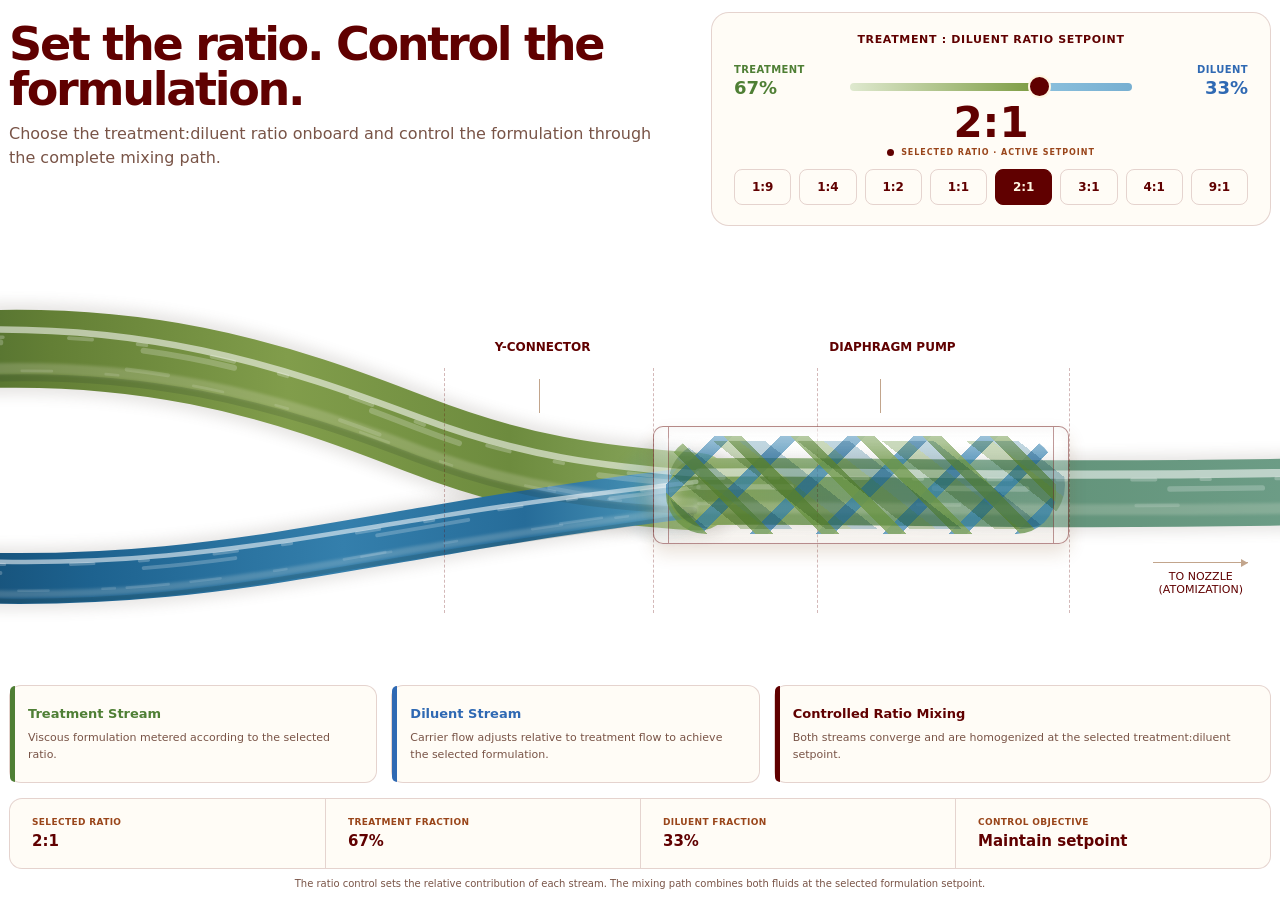
<file: hardware-wiki/embeds/adaptive.html>
<!doctype html>
<html lang="en" data-theme="light">
<head>
<meta charset="utf-8">
<meta name="viewport" content="width=device-width,initial-scale=1">
<title>Adaptive Formulation</title>
<link rel="stylesheet" href="../css/tokens.css">
<link rel="stylesheet" href="embed-base.css">
<link rel="stylesheet" href="adaptive.css">
</head>
<body>
<div class="page">
  <div class="top">
    <div>
      <h1>Set the ratio. Control the formulation.</h1>
      <p class="subtitle">Choose the treatment:diluent ratio onboard and control the formulation through the complete mixing path.</p>
    </div>

    <div class="control">
      <div class="control-title">Treatment : Diluent Ratio Setpoint</div>
      <div class="ratio-row">
        <div class="side g">Treatment<strong id="treatmentPct">67%</strong></div>
        <div class="range">
          <div class="track"></div>
          <input id="slider" type="range" min="5" max="95" step="1" value="67">
        </div>
        <div class="side b">Diluent<strong id="diluentPct">33%</strong></div>
      </div>
      <div class="ratio-main" id="ratioMain">2:1</div>
      <div class="lock-state"><span></span> SELECTED RATIO · ACTIVE SETPOINT</div>
      <div class="presets">
        <button data-v="10">1:9</button>
        <button data-v="20">1:4</button>
        <button data-v="33">1:2</button>
        <button data-v="50">1:1</button>
        <button class="active" data-v="67">2:1</button>
        <button data-v="75">3:1</button>
        <button data-v="80">4:1</button>
        <button data-v="90">9:1</button>
      </div>
    </div>
  </div>

  <div class="visual">
    <svg viewBox="0 0 1500 500" preserveAspectRatio="none">
      <defs>
        <linearGradient id="gelGrad" x1="0" x2="1">
          <stop offset="0" stop-color="#49682c"/>
          <stop offset=".18" stop-color="#637f35"/>
          <stop offset=".48" stop-color="#819d4b"/>
          <stop offset=".76" stop-color="#6d8b3e"/>
          <stop offset="1" stop-color="#8caa60"/>
        </linearGradient>
        <linearGradient id="waterGrad" x1="0" x2="1">
          <stop offset="0" stop-color="#13486d"/>
          <stop offset=".23" stop-color="#1d628f"/>
          <stop offset=".55" stop-color="#347fac"/>
          <stop offset=".78" stop-color="#266c99"/>
          <stop offset="1" stop-color="#54a0c0"/>
        </linearGradient>
        <linearGradient id="mixedGrad" x1="0" x2="1">
          <stop id="mixA" offset="0" stop-color="#789647"/>
          <stop id="mixB" offset=".5" stop-color="#55947d"/>
          <stop id="mixC" offset="1" stop-color="#64a2a6"/>
        </linearGradient>
      </defs>

      <!-- subtle shadows -->
      <path id="gShadow" class="body-shadow" d="M-120 130 C150 105 325 160 485 218 C605 261 700 274 820 281" stroke-width="100"/>
      <path id="bShadow" class="body-shadow" d="M-120 372 C150 390 335 350 520 322 C650 301 735 291 820 281" stroke-width="74"/>
      <path class="body-shadow" d="M815 281 C1020 279 1200 287 1540 281" stroke-width="86"/>

      <!-- solid glossy underlay streams -->
      <path id="gelBody" class="gel-body" d="M-120 130 C150 105 325 160 485 218 C605 261 700 274 820 281" stroke-width="84"/>
      <path id="waterBody" class="water-body" d="M-120 372 C150 390 335 350 520 322 C650 301 735 291 820 281" stroke-width="58"/>
      <path id="mixedBodyPath" class="mixed-body" d="M820 281 C1020 279 1200 287 1540 281" stroke-width="70"/>

      <!-- realistic specular highlight ridges -->
      <path id="gelEdge1" class="edge-light" d="M-110 106 C155 88 330 145 492 201 C610 242 705 253 817 261" stroke-width="7"/>
      <path id="gelEdge2" class="soft-light" d="M-100 150 C155 130 330 180 488 236 C610 278 700 288 814 294" stroke-width="14"/>
      <path id="gelRidge" class="dark-ridge" d="M-110 162 C150 137 330 190 485 245 C605 286 700 298 814 302" stroke-width="9"/>

      <path id="waterEdge1" class="edge-light" d="M-110 354 C155 371 335 333 525 306 C652 287 737 279 817 270" stroke-width="6"/>
      <path id="waterEdge2" class="soft-light" d="M-100 390 C155 406 335 366 520 339 C650 320 735 309 814 300" stroke-width="11"/>
      <path id="waterRidge" class="dark-ridge" d="M-105 397 C155 414 335 373 520 347 C648 329 735 317 812 307" stroke-width="7"/>

      <path class="edge-light" d="M820 260 C1020 258 1200 266 1535 260" stroke-width="9"/>
      <path class="soft-light" d="M820 299 C1020 297 1200 304 1535 299" stroke-width="12"/>

      <!-- transparent animated reflection ribbons -->
      <path id="gelMotion1" class="liquid-motion" d="M-120 123 C150 98 325 153 485 211 C605 254 700 266 820 273" stroke-width="8"/>
      <path id="gelMotion2" class="liquid-motion secondary" d="M-120 146 C150 121 325 176 485 234 C605 277 700 289 820 296" stroke-width="5"/>

      <path id="waterMotion1" class="liquid-motion" d="M-120 366 C150 384 335 344 520 316 C650 295 735 286 820 276" stroke-width="6"/>
      <path id="waterMotion2" class="liquid-motion secondary" d="M-120 386 C150 404 335 364 520 336 C650 315 735 306 820 296" stroke-width="4"/>

      <path class="liquid-motion" d="M820 276 C1020 274 1200 282 1540 276" stroke-width="6"/>
      <path class="liquid-motion secondary" d="M820 294 C1020 292 1200 300 1540 294" stroke-width="4"/>

      <!-- additional fine gloss to make the liquid feel wetter -->
      <path class="micro-gloss" d="M-100 116 C165 94 330 149 486 205 C610 248 705 259 816 268" stroke-width="4"/>
      <path class="micro-gloss alt" d="M-90 153 C160 132 327 183 486 239 C607 281 700 291 814 297" stroke-width="3"/>
      <path class="micro-gloss" d="M-98 357 C155 374 336 337 520 310 C650 290 734 282 816 273" stroke-width="3.5"/>
      <path class="micro-gloss alt" d="M-94 386 C155 402 336 364 520 337 C650 317 734 308 814 299" stroke-width="2.8"/>
      <path class="micro-gloss" d="M822 266 C1010 264 1200 271 1535 266" stroke-width="4"/>
    </svg>

    <div class="guide g1"></div>
    <div class="guide g2"></div>
    <div class="guide g3"></div>
    <div class="guide g4"></div>

    <div class="y-label">Y-CONNECTOR</div>
    <div class="m-label">DIAPHRAGM PUMP</div>
    <div class="tick y"></div>
    <div class="tick m"></div>

    <div class="merge-glow"></div>

    <div class="mixer">
      <div class="helix" id="helix"></div>
      <div class="glass-glare"></div>
    </div>
    <div class="mixing-ribbon"></div>

    <div class="outlet">TO NOZZLE<br>(ATOMIZATION)</div>
  </div>

  <div class="info">
    <div class="info-card" style="--accent:var(--green)">
      <strong>Treatment Stream</strong>
      <p>Viscous formulation metered according to the selected ratio.</p>
    </div>
    <div class="info-card" style="--accent:var(--blue)">
      <strong>Diluent Stream</strong>
      <p>Carrier flow adjusts relative to treatment flow to achieve the selected formulation.</p>
    </div>
    <div class="info-card" style="--accent:var(--burg)">
      <strong>Controlled Ratio Mixing</strong>
      <p>Both streams converge and are homogenized at the selected treatment:diluent setpoint.</p>
    </div>
  </div>

  <div class="metrics">
    <div class="metric"><small>Selected Ratio</small><strong id="metricRatio">2:1</strong></div>
    <div class="metric"><small>Treatment Fraction</small><strong id="metricTreatment">67%</strong></div>
    <div class="metric"><small>Diluent Fraction</small><strong id="metricDiluent">33%</strong></div>
    <div class="metric"><small>Control Objective</small><strong>Maintain setpoint</strong></div>
  </div>

  <div class="note">The ratio control sets the relative contribution of each stream. The mixing path combines both fluids at the selected formulation setpoint.</div>
</div>

<script src="embed-bridge.js"></script>
<script src="adaptive.js"></script>
</body>
</html>
</file>
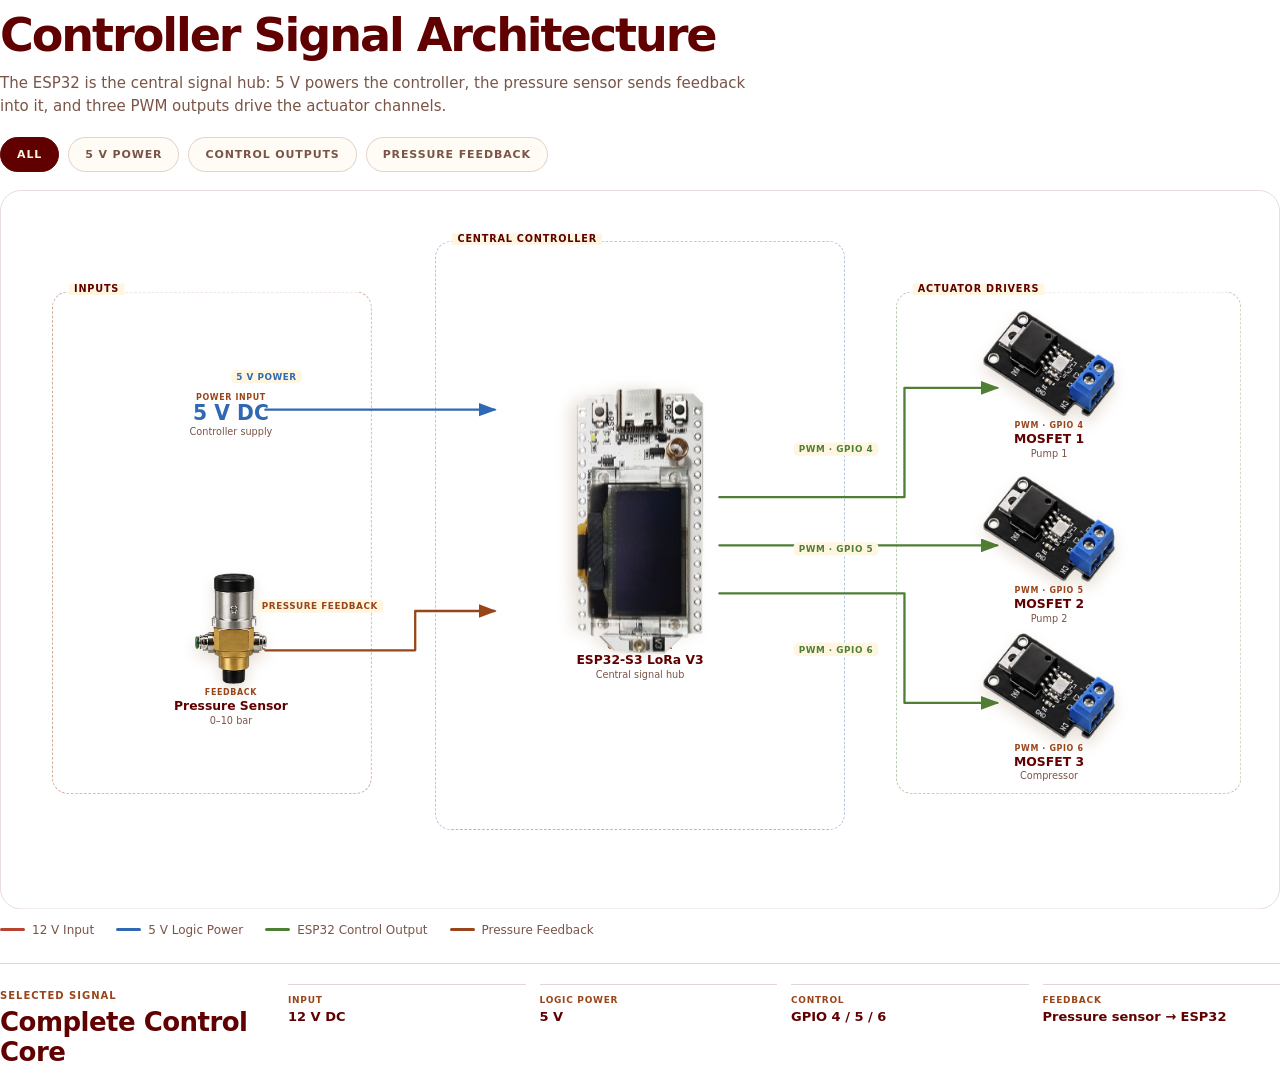
<file: hardware-wiki/embeds/control.html>
<!doctype html>
<html lang="en" data-theme="light">
<head>
<meta charset="utf-8">
<meta name="viewport" content="width=device-width,initial-scale=1">
<title>Controller Signal Architecture</title>
<link rel="stylesheet" href="../css/tokens.css">
<link rel="stylesheet" href="embed-base.css">
<link rel="stylesheet" href="control.css">
</head>
<body>
<div class="page">
  <h1>Controller Signal Architecture</h1>
  <p class="intro" id="intro"></p>
  <div class="filters">
    <button class="filter active" data-f="all">All</button>
    <button class="filter" data-f="power">5 V Power</button>
    <button class="filter" data-f="control">Control Outputs</button>
    <button class="filter" data-f="feedback">Pressure Feedback</button>
  </div>

  <div class="scale-wrap" id="scaleWrap">
    <div class="board" id="board">
      <div class="zone powerz"><span>Inputs</span></div>
      <div class="zone controlz"><span>Central Controller</span></div>
      <div class="zone outputz"><span>Actuator Drivers</span></div>

      <svg viewBox="0 0 1450 820" preserveAspectRatio="none">
        <defs>
          <marker id="arrowBlue" markerWidth="8" markerHeight="8" refX="7" refY="3" orient="auto"><path d="M0,0 L0,6 L8,3 z" class="fill-power"/></marker>
          <marker id="arrowOrange" markerWidth="8" markerHeight="8" refX="7" refY="3" orient="auto"><path d="M0,0 L0,6 L8,3 z" class="fill-feedback"/></marker>
          <marker id="arrowGreen" markerWidth="8" markerHeight="8" refX="7" refY="3" orient="auto"><path d="M0,0 L0,6 L8,3 z" class="fill-control"/></marker>
        </defs>
        <path class="base power"    d="M 300 250 H 560"                marker-end="url(#arrowBlue)"/>
        <path class="base feedback" d="M 300 525 H 470 V 480 H 560"    marker-end="url(#arrowOrange)"/>
        <path class="base control"  d="M 815 350 H 1025 V 225 H 1130"  marker-end="url(#arrowGreen)"/>
        <path class="base control"  d="M 815 405 H 1130"               marker-end="url(#arrowGreen)"/>
        <path class="base control"  d="M 815 460 H 1025 V 585 H 1130"  marker-end="url(#arrowGreen)"/>
        <!-- wide invisible hit areas so each signal line can be clicked -->
        <path class="signal-hit" data-info="signal-5v"       d="M 300 250 H 560"/>
        <path class="signal-hit" data-info="signal-pressure" d="M 300 525 H 470 V 480 H 560"/>
        <path class="signal-hit" data-info="signal-pwm-1"    d="M 815 350 H 1025 V 225 H 1130"/>
        <path class="signal-hit" data-info="signal-pwm-2"    d="M 815 405 H 1130"/>
        <path class="signal-hit" data-info="signal-pwm-3"    d="M 815 460 H 1025 V 585 H 1130"/>
      </svg>

      <div class="simple-input power"><div class="tag">Power Input</div><div class="voltage">5 V DC</div><div class="desc">Controller supply</div></div>

      <div class="signal-label power"    style="left:18%;top:25%">5 V POWER</div>
      <div class="signal-label control"  style="left:62%;top:35%">PWM · GPIO 4</div>
      <div class="signal-label control"  style="left:62%;top:49%">PWM · GPIO 5</div>
      <div class="signal-label control"  style="left:62%;top:63%">PWM · GPIO 6</div>
      <div class="signal-label feedback" style="left:20%;top:57%">PRESSURE FEEDBACK</div>

      <div class="node power control feedback" style="left:50%;top:49%;width:320px">
        <img src="../assets/img/esp32.png" alt="" style="width:300px;height:265px;transform:rotate(90deg)">
        <div class="tag">Controller</div><div class="name">ESP32-S3 LoRa V3</div><div class="desc">Central signal hub</div>
      </div>
      <div class="node feedback" style="left:18%;top:64%;width:160px">
        <img src="../assets/img/pressure-sensor.png" alt="" style="width:105px;height:125px">
        <div class="tag">Feedback</div><div class="name">Pressure Sensor</div><div class="desc">0–10 bar</div>
      </div>
      <div class="node control" style="left:82%;top:27%;width:190px">
        <img src="../assets/img/mosfet.png" alt="" style="width:150px;height:120px">
        <div class="tag">PWM · GPIO 4</div><div class="name">MOSFET 1</div><div class="desc">Pump 1</div>
      </div>
      <div class="node control" style="left:82%;top:50%;width:190px">
        <img src="../assets/img/mosfet.png" alt="" style="width:150px;height:120px">
        <div class="tag">PWM · GPIO 5</div><div class="name">MOSFET 2</div><div class="desc">Pump 2</div>
      </div>
      <div class="node control" style="left:82%;top:72%;width:190px">
        <img src="../assets/img/mosfet.png" alt="" style="width:150px;height:120px">
        <div class="tag">PWM · GPIO 6</div><div class="name">MOSFET 3</div><div class="desc">Compressor</div>
      </div>
    </div>
  </div>

  <div class="legend">
    <span><i style="background:var(--red)"></i>12 V Input</span>
    <span><i style="background:var(--blue)"></i>5 V Logic Power</span>
    <span><i style="background:var(--green)"></i>ESP32 Control Output</span>
    <span><i style="background:var(--orange)"></i>Pressure Feedback</span>
  </div>

  <div class="detail">
    <div><small>Selected Signal</small><h2 id="dt"></h2></div>
    <div class="specs" id="ds"></div>
  </div>
</div>

<script src="../content/how-it-works-content.js"></script>
<script src="embed-bridge.js"></script>
<script src="control.js"></script>
</body>
</html>
</file>
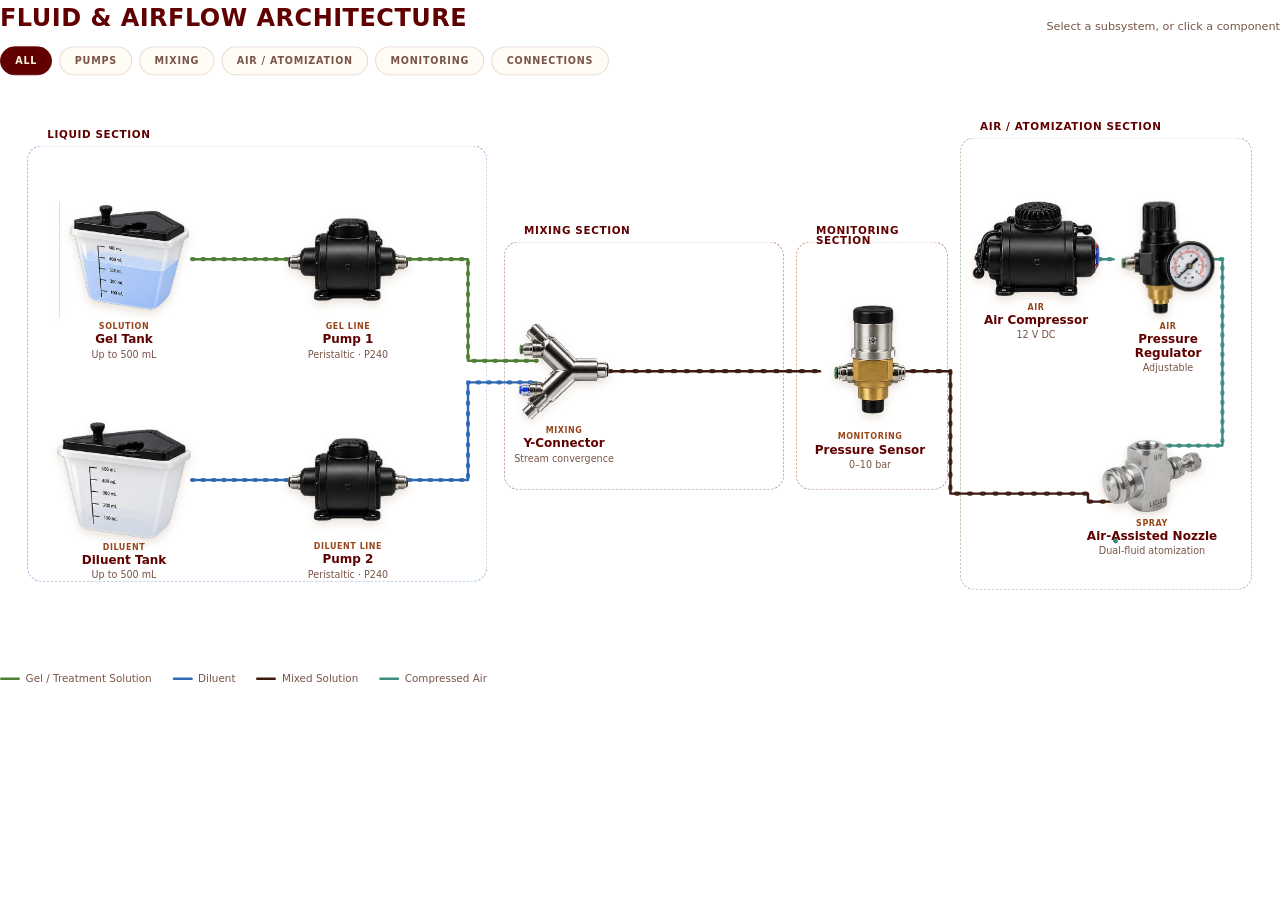
<file: hardware-wiki/embeds/fluid.html>
<!doctype html>
<html lang="en" data-theme="light">
<head>
<meta charset="utf-8">
<meta name="viewport" content="width=device-width,initial-scale=1">
<title>Fluid and Airflow Architecture</title>
<link rel="stylesheet" href="../css/tokens.css">
<link rel="stylesheet" href="embed-base.css">
<link rel="stylesheet" href="fluid.css">
</head>
<body>
<div class="wrap">
  <div class="arch-scale-wrap" id="archWrap">
    <div class="arch-scale-inner" id="archInner">
      <div class="top">
        <h1>FLUID &amp; AIRFLOW ARCHITECTURE</h1>
        <div class="hint">Select a subsystem, or click a component</div>
      </div>
      <div class="filters">
        <button class="filter active" data-f="all">All</button>
        <button class="filter" data-f="pumps">Pumps</button>
        <button class="filter" data-f="mixing">Mixing</button>
        <button class="filter" data-f="air">Air / Atomization</button>
        <button class="filter" data-f="monitoring">Monitoring</button>
        <button class="filter" data-f="connections">Connections</button>
      </div>

      <div class="board">
        <div class="zone liquid"><span>Liquid Section</span></div>
        <div class="zone mixing"><span>Mixing Section</span></div>
        <div class="zone monitor"><span>Monitoring Section</span></div>
        <div class="zone airzone"><span>Air / Atomization Section</span></div>

        <svg viewBox="0 0 1600 715" width="1600" height="715" id="flowSvg">
          <!-- treatment: tank -> pump 1 -> Y upper inlet -->
          <path class="wire pumps connections" data-flow="gel" d="M 240 212 H 375"/>
          <path class="wire pumps mixing connections" data-flow="gel" d="M 485 212 H 585 V 339 H 671"/>
          <!-- diluent: tank -> pump 2 -> Y lower inlet -->
          <path class="wire pumps connections" data-flow="diluent" d="M 240 488 H 375"/>
          <path class="wire pumps mixing connections" data-flow="diluent" d="M 485 488 H 585 V 366 H 671"/>
          <!-- mixed: Y -> sensor -> nozzle -->
          <path class="wire mixing monitoring connections" data-flow="mixed" d="M 713 352 H 1025"/>
          <path class="wire monitoring connections" data-flow="mixed" d="M 1108 352 H 1188 V 505 H 1360 V 515 H 1390"/>
          <!-- air: compressor -> regulator -> nozzle -->
          <path class="wire air connections" data-flow="air" d="M 1350 212 H 1392"/>
          <path class="wire air connections" data-flow="air" d="M 1490 212 H 1528 V 445 H 1450 V 470"/>
        </svg>

        <div class="component pumps" style="left:65px;top:140px;width:180px;height:210px">
          <div class="photo" style="top:0;height:145px"><img src="../assets/img/gel-tank.png" alt=""></div>
          <div class="labels" style="top:150px"><div class="tag">Solution</div><div class="name">Gel Tank</div><div class="desc">Up to 500 mL</div></div>
        </div>
        <div class="component pumps" style="left:360px;top:145px;width:150px;height:200px">
          <div class="photo" style="top:0;height:135px"><img src="../assets/img/peristaltic-pump.png" alt=""></div>
          <div class="labels" style="top:145px"><div class="tag">Gel Line</div><div class="name">Pump 1</div><div class="desc">Peristaltic · P240</div></div>
        </div>
        <div class="component pumps" style="left:65px;top:416px;width:180px;height:210px">
          <div class="photo" style="top:0;height:145px"><img src="../assets/img/diluent-tank.png" alt=""></div>
          <div class="labels" style="top:150px"><div class="tag">Diluent</div><div class="name">Diluent Tank</div><div class="desc">Up to 500 mL</div></div>
        </div>
        <div class="component pumps" style="left:360px;top:420px;width:150px;height:200px">
          <div class="photo" style="top:0;height:135px"><img src="../assets/img/peristaltic-pump.png" alt=""></div>
          <div class="labels" style="top:145px"><div class="tag">Diluent Line</div><div class="name">Pump 2</div><div class="desc">Peristaltic · P240</div></div>
        </div>
        <div class="component mixing" style="left:635px;top:292px;width:140px;height:180px">
          <div class="photo" style="top:0;height:120px"><img src="../assets/img/y-connector.png" alt=""></div>
          <div class="labels" style="top:128px"><div class="tag">Mixing</div><div class="name">Y-Connector</div><div class="desc">Stream convergence</div></div>
        </div>
        <div class="component monitoring" style="left:1010px;top:270px;width:155px;height:225px">
          <div class="photo" style="top:0;height:135px"><img src="../assets/img/pressure-sensor.png" alt=""></div>
          <div class="labels" style="top:158px"><div class="tag">Monitoring</div><div class="name">Pressure Sensor</div><div class="desc">0–10 bar</div></div>
        </div>
        <div class="component air" style="left:1210px;top:140px;width:170px;height:205px">
          <div class="photo" style="top:0;height:118px"><img src="../assets/img/air-compressor.png" alt=""></div>
          <div class="labels" style="top:126px"><div class="tag">Air</div><div class="name">Air Compressor</div><div class="desc">12 V DC</div></div>
        </div>
        <div class="component air" style="left:1385px;top:140px;width:150px;height:205px">
          <div class="photo" style="top:0;height:140px"><img src="../assets/img/pressure-regulator.png" alt=""></div>
          <div class="labels" style="top:150px"><div class="tag">Air</div><div class="name">Pressure Regulator</div><div class="desc">Adjustable</div></div>
        </div>
        <div class="component air" style="left:1325px;top:438px;width:230px;height:190px">
          <div class="photo" style="top:0;height:90px"><img src="../assets/img/nozzle.png" alt=""></div>
          <div class="labels" style="top:98px"><div class="tag">Spray</div><div class="name">Air-Assisted Nozzle</div><div class="desc">Dual-fluid atomization</div></div>
        </div>

        <div class="spray" id="spray" aria-hidden="true">
          <i style="--x:0px;--y:0px;--s:5px;--d:0s"></i>
          <i style="--x:18px;--y:-7px;--s:4px;--d:.18s"></i>
          <i style="--x:22px;--y:8px;--s:5px;--d:.35s"></i>
          <i style="--x:40px;--y:-14px;--s:3px;--d:.5s"></i>
          <i style="--x:42px;--y:2px;--s:5px;--d:.72s"></i>
          <i style="--x:48px;--y:18px;--s:4px;--d:.9s"></i>
          <i style="--x:62px;--y:-22px;--s:3px;--d:1.05s"></i>
          <i style="--x:68px;--y:-5px;--s:5px;--d:1.2s"></i>
          <i style="--x:70px;--y:15px;--s:4px;--d:1.35s"></i>
          <i style="--x:86px;--y:-28px;--s:3px;--d:1.5s"></i>
          <i style="--x:90px;--y:0px;--s:5px;--d:1.65s"></i>
          <i style="--x:92px;--y:26px;--s:4px;--d:1.8s"></i>
        </div>
      </div>

      <div class="legend">
        <span><i style="background:var(--green)"></i>Gel / Treatment Solution</span>
        <span><i style="background:var(--blue)"></i>Diluent</span>
        <span><i style="background:var(--mixed)"></i>Mixed Solution</span>
        <span><i style="background:var(--teal)"></i>Compressed Air</span>
      </div>
    </div>
  </div>

</div>

<script src="../content/how-it-works-content.js"></script>
<script src="embed-bridge.js"></script>
<script src="fluid.js"></script>
</body>
</html>
</file>
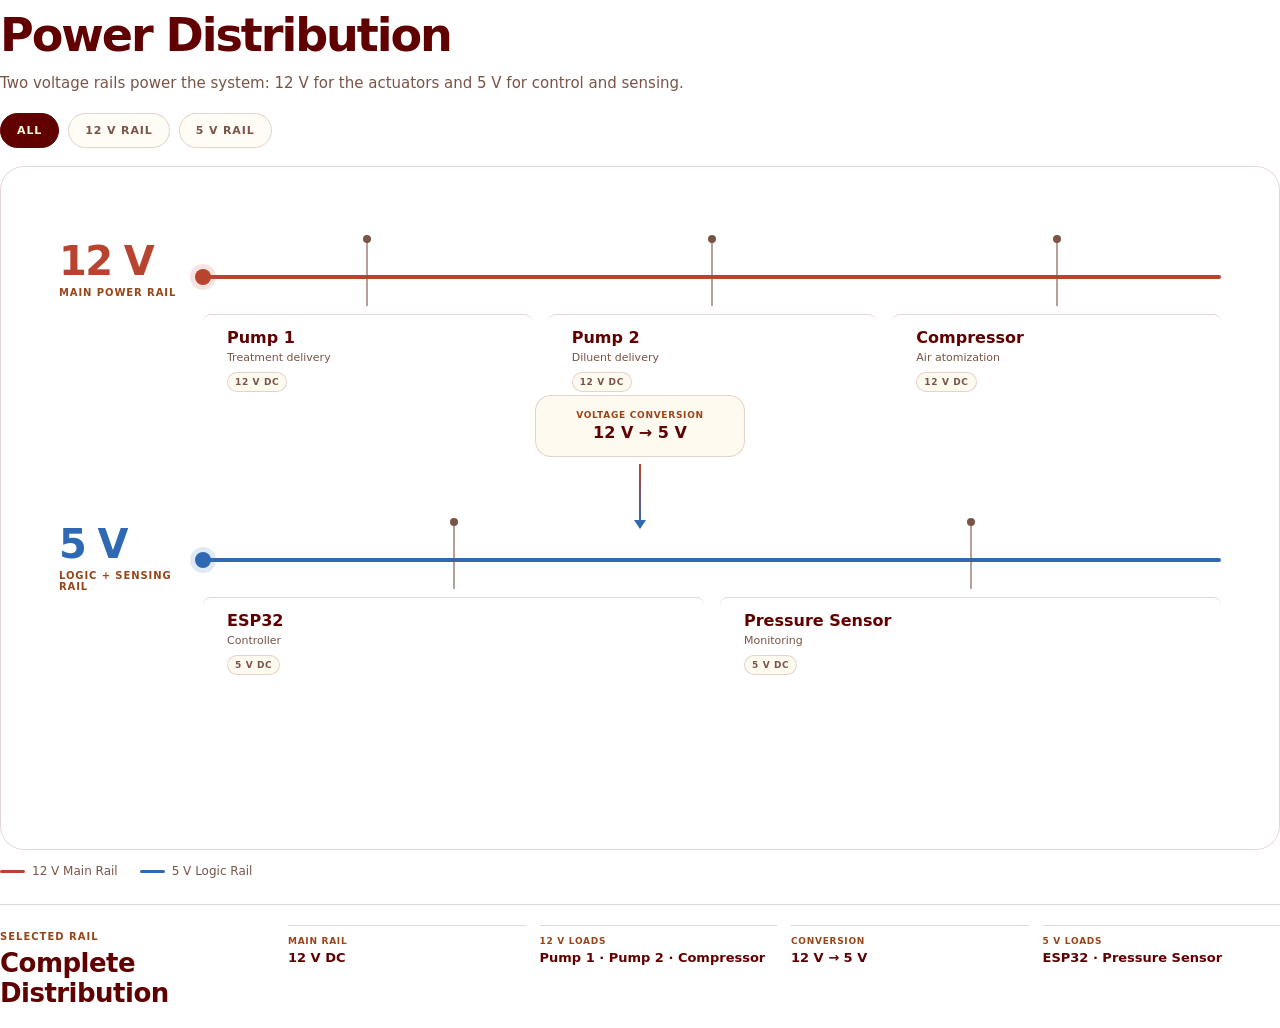
<file: hardware-wiki/embeds/power.html>
<!doctype html>
<html lang="en" data-theme="light">
<head>
<meta charset="utf-8">
<meta name="viewport" content="width=device-width,initial-scale=1">
<title>Power Distribution</title>
<link rel="stylesheet" href="../css/tokens.css">
<link rel="stylesheet" href="embed-base.css">
<link rel="stylesheet" href="power.css">
</head>
<body>
<div class="page">
  <h1>Power Distribution</h1>
  <p class="intro" id="intro"></p>

  <div class="filters">
    <button class="filter active" data-f="all">All</button>
    <button class="filter" data-f="v12">12 V Rail</button>
    <button class="filter" data-f="v5">5 V Rail</button>
  </div>

  <div class="board">
    <div class="rail-row row12">
      <div class="rail-label">
        <div class="voltage" style="color:var(--red)">12 V</div>
        <div class="caption">Main Power Rail</div>
      </div>
      <div class="rail-wrap">
        <div class="rail v12"></div>
        <div class="pulse v12pulse"></div>

        <div class="loads three">
          <div class="load v12load" data-info="pump1">
            <div class="name">Pump 1</div>
            <div class="sub">Treatment delivery</div>
            <div class="badge">12 V DC</div>
          </div>
          <div class="load v12load" data-info="pump2">
            <div class="name">Pump 2</div>
            <div class="sub">Diluent delivery</div>
            <div class="badge">12 V DC</div>
          </div>
          <div class="load v12load" data-info="compressor">
            <div class="name">Compressor</div>
            <div class="sub">Air atomization</div>
            <div class="badge">12 V DC</div>
          </div>
        </div>
      </div>
    </div>

    <div class="converter" data-info="buck">
      <div class="converter-box">
        <div class="small">Voltage Conversion</div>
        <div class="main">12 V → 5 V</div>
      </div>
      <div class="converter-arrow"></div>
    </div>

    <div class="rail-row row5">
      <div class="rail-label">
        <div class="voltage" style="color:var(--blue)">5 V</div>
        <div class="caption">Logic + Sensing Rail</div>
      </div>
      <div class="rail-wrap">
        <div class="rail v5"></div>
        <div class="pulse v5pulse"></div>

        <div class="loads two">
          <div class="load v5load" data-info="esp32">
            <div class="name">ESP32</div>
            <div class="sub">Controller</div>
            <div class="badge">5 V DC</div>
          </div>
          <div class="load v5load" data-info="sensor">
            <div class="name">Pressure Sensor</div>
            <div class="sub">Monitoring</div>
            <div class="badge">5 V DC</div>
          </div>
        </div>
      </div>
    </div>
  </div>

  <div class="legend">
    <span><i style="background:var(--red)"></i>12 V Main Rail</span>
    <span><i style="background:var(--blue)"></i>5 V Logic Rail</span>
  </div>

  <div class="detail">
    <div>
      <small>Selected Rail</small>
      <h2 id="detailTitle"></h2>
    </div>
    <div class="specs" id="detailSpecs"></div>
  </div>
</div>

<script src="../content/how-it-works-content.js"></script>
<script src="embed-bridge.js"></script>
<script src="power.js"></script>
</body>
</html>
</file>
<file: hardware-wiki/css/tokens.css>
/* ============================================================
   DESIGN TOKENS — shared by the page and every embed.
   Matches the Dunelock wiki (2026.igem.wiki/nyu-abu-dhabi):
   Day   = cream + deep red,  Night = navy + teal / gold
   Fonts = Super Dream (display) + Lexend (text)
   ============================================================ */
@font-face{font-family:"Super Dream";src:url("https://static.igem.wiki/teams/6086/wiki/fonts/superdream-ax3ve.ttf") format("truetype");font-weight:400;font-style:normal;font-display:swap}
@font-face{font-family:"Lexend";src:url("https://static.igem.wiki/teams/6086/wiki/fonts/lexend-light-cljlvlwl.ttf") format("truetype");font-weight:300;font-style:normal;font-display:swap}
@font-face{font-family:"Lexend";src:url("https://static.igem.wiki/teams/6086/wiki/fonts/lexend-semibold-b1fi2xqt.ttf") format("truetype");font-weight:600 900;font-style:normal;font-display:swap}

:root,
html[data-theme="light"]{
  color-scheme:light;
  /* Dunelock palette (day) */
  --dl-yellow:#ffc235;
  --dl-rose:#ae7b81;
  --dl-teal:#94c2bb;
  --dl-orange:#99451a;
  --dl-red:#600000;
  --dl-cream:#fff6e2;

  --bg:#fff6e2;
  --bg2:#fbe7bd;
  --paper:#fffaf0;
  --card:rgba(255,250,240,.62);
  --card-solid:#fffaf0;
  --heading:#3c1b10;       /* big statement headings */
  --ink:#600000;           /* body text */
  --muted:#795447;
  --soft:#99451a;          /* small uppercase labels */
  --faint:#c2a58c;         /* placeholder numbers */
  --ghost:#f0dcc0;         /* big decorative numerals */
  --burg:#600000;          /* primary accent */
  --on-burg:#fff6e2;       /* text on accent */
  --accent2:#ffc235;       /* gold highlight */
  --line:rgb(96 0 0 / .16);
  --line-2:rgb(96 0 0 / .09);
  --dash:rgb(96 0 0 / .28);
  --green:#4f7f35;
  --blue:#2f69b3;
  --teal:#3e8c82;
  --orange:#99451a;
  --red:#b8432f;
  --gel:#7a9a3f;
  --mixed:#3c1b10;
  --shadow:rgba(120,70,20,.16);
  --backdrop:rgba(60,27,16,.34);
  --sand:#99451a;
  --sand2:#ae7b81;
  --cursor:#600000;
  --hero-glow:linear-gradient(180deg,#fff6e2 0%,#fcebc2 55%,#f8d98b 100%);
  --font:"Lexend",system-ui,-apple-system,"Segoe UI",sans-serif;
  --font-display:"Super Dream","Cooper Black","Arial Black",sans-serif;
}
html[data-theme="dark"]{
  color-scheme:dark;
  /* Dunelock palette (night) */
  --dl-yellow:#f3bd68;
  --dl-rose:#cf9aad;
  --dl-teal:#78cec1;
  --dl-orange:#df9361;
  --dl-red:#f7edd8;
  --dl-cream:#0b1725;

  --bg:#0b1725;
  --bg2:#07111d;
  --paper:#122536;
  --card:rgba(18,37,54,.62);
  --card-solid:#122536;
  --heading:#f7edd8;
  --ink:#f7edd8;
  --muted:#a9c3c0;
  --soft:#78cec1;
  --faint:#4f6b73;
  --ghost:#1a3144;
  --burg:#78cec1;          /* teal accent at night */
  --on-burg:#07111d;
  --accent2:#f3bd68;
  --line:#9bd3ca30;
  --line-2:#9bd3ca1c;
  --dash:#9bd3ca52;
  --green:#8fc478;
  --blue:#7fb0ee;
  --teal:#78cec1;
  --orange:#df9361;
  --red:#e98a7a;
  --gel:#9cc36a;
  --mixed:#e2f0ec;
  --shadow:rgba(0,0,0,.5);
  --backdrop:rgba(3,8,14,.6);
  --sand:#d5a056;
  --sand2:#cf9aad;
  --cursor:#78cec1;
  --hero-glow:radial-gradient(120% 90% at 70% 10%,#1d3b4a 0%,#0b1725 55%,#07111d 100%);
}
</file>
<file: hardware-wiki/embeds/embed-base.css>
/* Shared base for every embedded diagram (loaded after ../css/tokens.css). */
*{box-sizing:border-box}
html,body{
  margin:0;
  background:transparent;          /* lets the parent's sand + background show through */
  color:var(--ink);
  font-family:var(--font);
  font-weight:300;
  overflow:hidden;
  scrollbar-width:none;
  transition:color .4s ease;
}
body::-webkit-scrollbar,*::-webkit-scrollbar{display:none}
html.has-cursor,html.has-cursor *{cursor:none!important}

strong,b,h1,h2,h3{font-weight:600}

/* shared filter pills */
.filters{display:flex;gap:9px;flex-wrap:wrap;margin:18px 0}
.filter{
  border:1px solid var(--line);background:var(--card);color:var(--muted);
  border-radius:999px;padding:10px 16px;font:inherit;font-size:11px;font-weight:900;
  letter-spacing:.08em;text-transform:uppercase;cursor:pointer;transition:.18s;
}
.filter:hover{border-color:var(--burg);color:var(--burg)}
.filter.active{background:var(--burg);color:var(--on-burg);border-color:var(--burg)}

/* shared detail strip */
.detail{margin-top:26px;border-top:1px solid var(--line);padding-top:20px;display:grid;grid-template-columns:260px 1fr;gap:28px}
.detail small{color:var(--soft);font-size:10px;font-weight:900;letter-spacing:.1em;text-transform:uppercase}
.detail h2{margin:4px 0 0;color:var(--burg);font-size:26px;letter-spacing:-.02em}
.specs{display:grid;grid-template-columns:repeat(4,1fr);gap:14px}
.spec{border-top:1px solid var(--line);padding-top:10px}
.spec span{display:block;color:var(--soft);font-size:9px;font-weight:900;letter-spacing:.08em;text-transform:uppercase}
.spec strong{display:block;margin-top:4px;font-size:13px}

.legend{display:flex;gap:22px;flex-wrap:wrap;margin-top:14px;font-size:12px;color:var(--muted)}
.legend span{display:flex;align-items:center;gap:7px}
.legend i{display:block;width:25px;height:3px;border-radius:2px}

/* shared information modal */
.info-backdrop{
  position:fixed;inset:0;z-index:9999;display:none;align-items:flex-start;justify-content:center;
  padding:24px;background:var(--backdrop);
}
.info-backdrop.open{display:flex}
.info-modal{
  width:min(580px,100%);background:var(--card-solid);border:1px solid var(--line);
  border-radius:22px;padding:22px;position:relative;box-shadow:0 24px 70px var(--shadow);
}
.info-close{
  position:absolute;top:13px;right:13px;width:38px;height:38px;border:1px solid var(--line);
  border-radius:50%;background:var(--bg);color:var(--burg);font-size:21px;line-height:1;cursor:pointer;
}
.info-layout{display:grid;grid-template-columns:160px 1fr;gap:22px;align-items:center}
.info-layout.no-image{grid-template-columns:1fr}
.info-image{width:160px;height:150px;object-fit:contain;display:block;filter:drop-shadow(0 7px 8px var(--shadow))}
.info-kicker{font-size:10px;color:var(--soft);font-weight:900;letter-spacing:.09em;text-transform:uppercase}
.info-modal h3{margin:5px 0 8px;color:var(--burg);font-size:25px;line-height:1.08}
.info-role{margin:0 0 16px;color:var(--muted);font-size:13px;line-height:1.5}
.info-specs{display:grid;grid-template-columns:1fr 1fr;gap:9px 16px}
.info-spec{border-top:1px solid var(--line);padding-top:8px}
.info-spec span{display:block;font-size:9px;color:var(--soft);font-weight:900;letter-spacing:.08em;text-transform:uppercase}
.info-spec strong{display:block;margin-top:3px;font-size:12px}

/* clickable items get a quiet hover frame */
.clickable{position:relative;border-radius:14px;outline:none;cursor:pointer}
.clickable:focus-visible{outline:2px solid var(--burg);outline-offset:5px}
.clickable::after{
  content:"";position:absolute;inset:-7px;border:1px solid transparent;border-radius:16px;
  pointer-events:none;transition:border-color .18s;
}
.clickable:hover::after{border-color:color-mix(in srgb,var(--burg) 30%,transparent)}

@media(max-width:800px){
  .detail{grid-template-columns:1fr}
  .specs{grid-template-columns:1fr 1fr}
}
@media(max-width:580px){
  .info-layout{grid-template-columns:1fr}
  .info-image{margin:auto}
}
@media(prefers-reduced-motion:reduce){
  *{animation:none!important;transition:none!important}
}
</file>
<file: hardware-wiki/embeds/adaptive.css>
/* Adaptive formulation ratio control */
.page{width:min(1380px,calc(100% - 18px));margin:0 auto;padding:12px 0 20px}
.top{display:grid;grid-template-columns:1fr minmax(0,560px);gap:38px;align-items:start}
h1{margin:10px 0;color:var(--burg);font-size:clamp(32px,3.6vw,52px);line-height:.98;letter-spacing:-.05em}
.subtitle{margin:0;color:var(--muted);font-size:16px;line-height:1.5}

.control{border:1px solid var(--line);border-radius:18px;background:var(--card);padding:20px 22px}
.control-title{text-align:center;color:var(--burg);font-size:11px;font-weight:900;text-transform:uppercase;letter-spacing:.06em}
.ratio-row{margin-top:18px;display:grid;grid-template-columns:100px 1fr 100px;gap:16px;align-items:end}
.side{font-size:10px;font-weight:900;text-transform:uppercase;letter-spacing:.04em}
.side strong{display:block;margin-top:2px;font-size:18px;letter-spacing:0}
.side.g{color:var(--green)}
.side.b{color:var(--blue);text-align:right}
.range{position:relative;height:24px}
.track{
  position:absolute;left:0;right:0;top:9px;height:8px;border-radius:999px;
  background:linear-gradient(90deg,#dfe9cf 0,var(--gel) var(--ratio),#8bc0dd var(--ratio),#77afd1 100%);
}
input[type=range]{position:absolute;inset:0;width:100%;appearance:none;-webkit-appearance:none;background:transparent;margin:0}
input[type=range]::-webkit-slider-thumb{-webkit-appearance:none;appearance:none;width:23px;height:23px;border-radius:50%;background:var(--burg);border:2px solid var(--bg);cursor:pointer}
input[type=range]::-moz-range-thumb{width:23px;height:23px;border-radius:50%;background:var(--burg);border:2px solid var(--bg);cursor:pointer}
.ratio-main{text-align:center;color:var(--burg);font-size:42px;line-height:1;margin-top:4px;font-weight:900}
.lock-state{display:flex;align-items:center;justify-content:center;gap:7px;margin-top:4px;color:var(--soft);font-size:8px;font-weight:900;letter-spacing:.12em}
.lock-state span{width:7px;height:7px;border-radius:50%;background:var(--burg)}
.presets{display:grid;grid-template-columns:repeat(8,1fr);gap:8px;margin-top:12px}
.presets button{
  border:1px solid var(--line);border-radius:8px;background:transparent;color:var(--ink);
  padding:10px 4px;font:inherit;font-size:12px;font-weight:800;cursor:pointer;transition:.15s;
}
.presets button:hover{border-color:var(--burg)}
.presets button.active{background:var(--burg);border-color:var(--burg);color:var(--on-burg)}

/* flow visual */
.visual{position:relative;height:455px;margin-top:10px}
.visual svg{position:absolute;inset:0;width:100%;height:100%;overflow:visible}
.body-shadow{fill:none;stroke:#665b52;opacity:.15;stroke-linecap:round;filter:blur(7px)}
.gel-body,.water-body,.mixed-body{fill:none;stroke-linecap:round;stroke-linejoin:round}
.gel-body{stroke:url(#gelGrad)}
.water-body{stroke:url(#waterGrad)}
.mixed-body{stroke:url(#mixedGrad)}
.edge-light{fill:none;stroke:#fff;stroke-linecap:round;opacity:.56}
.soft-light{fill:none;stroke:#fff9eb;stroke-linecap:round;opacity:.18;filter:blur(2px)}
.dark-ridge{fill:none;stroke:#243225;stroke-linecap:round;opacity:.16}
.liquid-motion{fill:none;stroke:#fff;stroke-linecap:round;stroke-dasharray:110 170;opacity:.22;animation:liquidMove 4.6s linear infinite;filter:blur(.4px)}
.liquid-motion.secondary{stroke-dasharray:50 210;opacity:.14;animation-duration:6.2s;animation-delay:-2.3s}
@keyframes liquidMove{to{stroke-dashoffset:-560}}
.micro-gloss{fill:none;stroke:#fff;stroke-linecap:round;opacity:.23;stroke-dasharray:28 54 11 78;animation:microGloss 5.2s linear infinite;filter:blur(.2px)}
.micro-gloss.alt{opacity:.12;stroke-dasharray:15 90 36 64;animation-duration:7.4s;animation-delay:-2.6s}
@keyframes microGloss{to{stroke-dashoffset:-520}}

.y-label,.m-label{position:absolute;top:104px;color:var(--burg);font-size:12px;font-weight:900}
.y-label{left:38.5%}
.m-label{left:65%}
.guide{position:absolute;top:132px;height:245px;border-left:1px dashed var(--dash)}
.g1{left:34.5%}.g2{left:51%}.g3{left:64%}.g4{left:84%}
.tick{position:absolute;top:143px;width:1px;height:34px;background:var(--faint)}
.tick.y{left:42%}.tick.m{left:69%}

.mixer{
  position:absolute;left:51%;top:190px;width:33%;height:118px;z-index:5;
  border:1.5px solid color-mix(in srgb,var(--ink) 45%,transparent);border-radius:10px;
  background:linear-gradient(180deg,rgba(255,255,255,.5),rgba(255,255,255,.07) 42%,rgba(232,215,189,.14));
  overflow:hidden;box-shadow:inset 0 0 14px rgba(100,78,58,.08),0 9px 18px var(--shadow);
}
html[data-theme="dark"] .mixer{background:linear-gradient(180deg,rgba(255,255,255,.16),rgba(255,255,255,.03) 42%,rgba(255,255,255,.05))}
.mixer:before,.mixer:after{content:"";position:absolute;top:-3px;bottom:-3px;width:15px;border:1px solid color-mix(in srgb,var(--ink) 40%,transparent);background:rgba(255,255,255,.2)}
.mixer:before{left:-2px;border-radius:9px 2px 2px 9px}
.mixer:after{right:-2px;border-radius:2px 9px 9px 2px}
.helix{
  position:absolute;inset:9px 12px;border-radius:40px;opacity:.8;
  background:
    repeating-linear-gradient(45deg,transparent 0 16px,rgba(101,145,59,.9) 16px 29px,transparent 29px 47px),
    repeating-linear-gradient(-45deg,transparent 0 16px,rgba(44,124,172,.9) 16px 29px,transparent 29px 47px);
  animation:helixMove 3s linear infinite;
}
@keyframes helixMove{to{background-position:60px 0,-60px 0}}
.glass-glare{position:absolute;left:3%;right:3%;top:6%;height:20%;border-radius:999px;background:linear-gradient(180deg,rgba(255,255,255,.6),rgba(255,255,255,0));opacity:.55}
.merge-glow{
  position:absolute;left:47.7%;top:204px;width:110px;height:105px;border-radius:50%;z-index:4;pointer-events:none;filter:blur(3px);
  background:radial-gradient(circle at 48% 50%,rgba(255,255,255,.28) 0 10%,rgba(110,156,95,.15) 28%,rgba(70,137,161,.11) 45%,transparent 72%);
}
.mixing-ribbon{position:absolute;left:52.2%;top:205px;width:31.5%;height:88px;z-index:6;pointer-events:none;overflow:hidden;border-radius:999px;opacity:.44;mix-blend-mode:multiply}
html[data-theme="dark"] .mixing-ribbon{mix-blend-mode:screen;opacity:.3}
.mixing-ribbon::before{
  content:"";position:absolute;inset:-28px -60px;filter:blur(.4px);animation:ribbonTwist 3.4s linear infinite;
  background:repeating-linear-gradient(38deg,rgba(108,151,67,.82) 0 16px,rgba(75,139,169,.78) 16px 32px,rgba(255,255,255,.18) 32px 38px,transparent 38px 52px);
}
@keyframes ribbonTwist{to{transform:translateX(78px) skewX(-8deg)}}

.outlet{position:absolute;right:1.8%;top:326px;color:var(--burg);font-size:11px;text-align:center}
.outlet:before{content:"";display:block;width:95px;height:1px;background:var(--faint);margin:0 auto 7px}
.outlet:after{content:"";position:absolute;right:0;top:-3px;border-left:7px solid var(--faint);border-top:4px solid transparent;border-bottom:4px solid transparent}

/* info + metrics */
.info{display:grid;grid-template-columns:1fr 1fr 1.35fr;gap:14px;margin-top:-6px}
.info-card{position:relative;min-height:98px;border:1px solid var(--line);border-radius:12px;background:var(--card);padding:17px 15px 14px 18px}
.info-card:before{content:"";position:absolute;left:0;top:0;bottom:0;width:5px;background:var(--accent);border-radius:12px 0 0 12px}
.info-card strong{color:var(--accent);font-size:13px}
.info-card p{margin:7px 0 0;color:var(--muted);font-size:11px;line-height:1.55}
.metrics{margin-top:15px;border:1px solid var(--line);border-radius:13px;display:grid;grid-template-columns:repeat(4,1fr);background:var(--card)}
.metric{padding:18px 22px}
.metric+.metric{border-left:1px solid var(--line)}
.metric small{display:block;color:var(--soft);font-size:9px;font-weight:800;text-transform:uppercase;letter-spacing:.04em}
.metric strong{display:block;margin-top:5px;color:var(--ink);font-size:15px}
.note{text-align:center;margin-top:9px;color:var(--muted);font-size:10px}

@media(max-width:1100px){
  .top{grid-template-columns:1fr}
  .visual{overflow-x:auto;overflow-y:hidden}
  .visual svg{min-width:1200px}
  .mixer{min-width:380px}
}
@media(max-width:900px){.info{grid-template-columns:1fr}}
@media(max-width:700px){
  .presets{grid-template-columns:repeat(4,1fr)}
  .metrics{grid-template-columns:1fr 1fr}
  .metric:nth-child(3){border-left:0}
  .metric:nth-child(n+3){border-top:1px solid var(--line)}
  .ratio-row{grid-template-columns:70px 1fr 70px;gap:10px}
}
</file>
<file: hardware-wiki/embeds/control.css>
/* Controller signal architecture (board designed at 1450 x 815, scaled to fit) */
.page{width:100%;padding:8px 0 20px}
h1{margin:0;color:var(--burg);font-size:clamp(30px,3.6vw,48px);letter-spacing:-.045em}
.intro{margin:10px 0 0;max-width:760px;color:var(--muted);font-size:15px;line-height:1.55}

.scale-wrap{width:100%;overflow-x:auto;overflow-y:hidden}
.board{
  position:relative;width:1450px;height:815px;transform-origin:top left;
  border:1px solid var(--line);border-radius:24px;overflow:hidden;
}
.zone{position:absolute;border:1.25px dashed;border-radius:18px}
.zone span{position:absolute;top:-10px;left:18px;background:var(--bg);padding:0 6px;color:var(--burg);font-size:11px;font-weight:900;letter-spacing:.08em;text-transform:uppercase}
.powerz{left:4%;top:14%;width:25%;height:70%;border-color:color-mix(in srgb,var(--orange) 50%,transparent)}
.controlz{left:34%;top:7%;width:32%;height:82%;border-color:color-mix(in srgb,var(--blue) 45%,transparent)}
.outputz{left:70%;top:14%;width:27%;height:70%;border-color:color-mix(in srgb,var(--green) 45%,transparent)}

.board svg{position:absolute;inset:0;width:100%;height:100%;z-index:1}
.base{fill:none;stroke-width:2.6;stroke-linecap:round;stroke-linejoin:round;transition:opacity .18s}
.base.power{stroke:var(--blue)}
.base.feedback{stroke:var(--orange)}
.base.control{stroke:var(--green)}
.fill-power{fill:var(--blue)}
.fill-feedback{fill:var(--orange)}
.fill-control{fill:var(--green)}
.base.dimpath{opacity:.06}
.signal-hit{fill:none;stroke:transparent;stroke-width:20;pointer-events:stroke;cursor:pointer}
.signal-hit:focus-visible{stroke:color-mix(in srgb,var(--burg) 25%,transparent)}

.node{position:absolute;z-index:3;text-align:center;transform:translate(-50%,-50%);transition:opacity .18s,filter .18s}
.node.dim{opacity:.13;filter:grayscale(.75)}
.node img{display:block;margin:auto;object-fit:contain;filter:drop-shadow(0 8px 8px var(--shadow))}
.tag{font-size:9px;color:var(--soft);font-weight:900;letter-spacing:.08em;text-transform:uppercase;margin-top:5px}
.name{font-size:14px;font-weight:800;margin-top:2px}
.desc{font-size:11px;color:var(--muted);margin-top:2px}

.simple-input{position:absolute;z-index:3;left:18%;top:31%;transform:translate(-50%,-50%);text-align:center;transition:opacity .18s}
.simple-input .voltage{font-size:23px;font-weight:850;color:var(--blue)}
.simple-input.dim{opacity:.13}

.signal-label{position:absolute;z-index:4;background:var(--bg);padding:2px 6px;border-radius:5px;font-size:10px;font-weight:900;letter-spacing:.06em;text-transform:uppercase;transition:opacity .18s}
.signal-label.power{color:var(--blue)}
.signal-label.control{color:var(--green)}
.signal-label.feedback{color:var(--orange)}
</file>
<file: hardware-wiki/embeds/fluid.css>
/* Fluid & airflow architecture board (designed at 1600 px, scaled to fit) */
.wrap{width:100%;padding:4px 0 10px}
.arch-scale-wrap{width:100%;overflow-x:auto;overflow-y:hidden;scrollbar-width:thin}
.arch-scale-inner{width:1600px;transform-origin:top left}

.top{display:flex;justify-content:space-between;align-items:flex-end;gap:20px}
.top h1{margin:0;color:var(--burg);font-size:30px;letter-spacing:.02em}
.hint{font-size:14px;color:var(--muted)}
.filters .filter{font-size:12px;padding:10px 18px}

.board{position:relative;width:1600px;height:715px;margin-top:18px}
.zone{position:absolute;border:1.4px dashed;border-radius:18px;z-index:0;overflow:visible}
.zone span{position:absolute;top:-22px;left:20px;padding:0 4px;line-height:1;font-size:13px;font-weight:900;letter-spacing:.06em;text-transform:uppercase;color:var(--burg)}
.zone.liquid{left:34px;top:70px;width:575px;height:545px;border-color:color-mix(in srgb,var(--blue) 55%,transparent)}
.zone.mixing{left:630px;top:190px;width:350px;height:310px;border-color:color-mix(in srgb,var(--burg) 45%,transparent)}
.zone.monitor{left:995px;top:190px;width:190px;height:310px;border-color:color-mix(in srgb,var(--orange) 60%,transparent)}
.zone.airzone{left:1200px;top:60px;width:365px;height:565px;border-color:color-mix(in srgb,var(--green) 55%,transparent)}

.board svg{position:absolute;inset:0;width:100%;height:100%;z-index:1;pointer-events:none}
.board path{fill:none;stroke-width:3;stroke-linecap:round;stroke-linejoin:round;transition:opacity .18s,stroke-width .18s}
[data-flow="gel"]{stroke:var(--green)}
[data-flow="diluent"]{stroke:var(--blue)}
[data-flow="mixed"]{stroke:var(--mixed)}
[data-flow="air"]{stroke:var(--teal)}
.board path.dim{opacity:.08}
.board path.hot{stroke-width:4}

.flow-particles{stroke-width:5.2!important;stroke-dasharray:2 11;animation:flowTravel 2.15s linear infinite;opacity:.9}
.flow-particles[data-flow="mixed"]{stroke-dasharray:3 13;animation-duration:2.45s}
.flow-particles[data-flow="air"]{stroke-dasharray:2 10;animation-duration:1.9s}
.flow-particles.flow-dim{opacity:0}
.flow-particles.flow-hot{stroke-width:6.2!important;opacity:1}
@keyframes flowTravel{to{stroke-dashoffset:-64}}

.component{position:absolute;z-index:2;text-align:center;transition:opacity .18s,filter .18s}
.component.dim{opacity:.13;filter:grayscale(.7)}
.component:hover .photo{transform:scale(1.025)}
.photo{position:absolute;left:0;right:0;margin:auto;display:flex;align-items:center;justify-content:center;transition:transform .18s}
.photo img{max-width:100%;max-height:100%;object-fit:contain;display:block;filter:drop-shadow(0 5px 5px var(--shadow))}
.labels{position:absolute;left:0;right:0;text-align:center}
.tag{font-size:10px;font-weight:900;letter-spacing:.07em;text-transform:uppercase;color:var(--soft)}
.name{font-size:15px;font-weight:800;margin-top:3px;line-height:1.12}
.desc{font-size:12px;color:var(--muted);margin-top:3px;line-height:1.2}

/* atomised spray leaving the nozzle face */
.spray{position:absolute;z-index:6;left:1320px;top:520px;width:150px;height:100px;pointer-events:none;transition:opacity .22s}
.spray.off{opacity:0}
.spray i{
  position:absolute;left:72px;top:42px;width:var(--s);height:var(--s);border-radius:50%;
  background:var(--teal);opacity:.78;animation:sprayFront 2.15s ease-out infinite;animation-delay:var(--d);
}
@keyframes sprayFront{
  0%{opacity:.1;transform:translate(calc(-1 * var(--x) + 18px),var(--y)) scale(.65)}
  22%{opacity:.9}
  100%{opacity:0;transform:translate(calc(-1 * var(--x) - 34px),calc(var(--y) * 1.45)) scale(1.15)}
}
.arch-scale-inner .legend{font-size:13px;gap:26px}

/* subsystem specs under the board */
.specs-section{padding-top:22px}
.specs-head{display:grid;grid-template-columns:1fr 1fr;gap:60px;align-items:end;margin-bottom:20px}
.specs-head small{color:var(--soft);font-size:10px;font-weight:900;letter-spacing:.1em;text-transform:uppercase}
.specs-head h2{margin:6px 0 0;font-size:32px;letter-spacing:-.04em;color:var(--ink)}
.specs-head p{margin:0;color:var(--muted);font-size:15px;line-height:1.5}
@media(max-width:850px){.specs-head{grid-template-columns:1fr;gap:12px}}
</file>
<file: hardware-wiki/embeds/power.css>
/* Power distribution rails */
.page{width:100%;padding:8px 0 20px}
h1{
  margin:0;
  color:var(--burg);
  font-size:clamp(30px,3.6vw,48px);
  letter-spacing:-.045em;
}
.intro{
  margin:10px 0 0;
  max-width:760px;
  color:var(--muted);
  font-size:15px;
  line-height:1.55;
}

.board{
  position:relative;
  width:100%;
  min-height:660px;
  border:1px solid var(--line);
  border-radius:24px;
  padding:72px 58px 44px;
  overflow:hidden;
}
.rail-row{
  display:grid;
  grid-template-columns:120px 1fr;
  gap:24px;
  align-items:start;
  margin-bottom:98px;
}
.rail-label{
  padding-top:2px;
}
.rail-label .voltage{
  font-size:40px;
  line-height:1;
  font-weight:900;
  letter-spacing:-.04em;
}
.rail-label .caption{
  margin-top:6px;
  font-size:10px;
  font-weight:900;
  letter-spacing:.09em;
  text-transform:uppercase;
  color:var(--soft);
}
.rail-wrap{
  position:relative;
  min-height:185px;
}
.rail{
  position:absolute;
  left:0;
  right:0;
  top:36px;
  height:4px;
  border-radius:999px;
}
.rail.v12{background:var(--red)}
.rail.v5{background:var(--blue)}
.pulse{
  position:absolute;
  top:30px;
  width:16px;
  height:16px;
  border-radius:50%;
  transform:translateX(-50%);
  animation:travel 4.6s linear infinite;
  z-index:3;
}
.v12pulse{background:var(--red);box-shadow:0 0 0 5px color-mix(in srgb,var(--red) 14%,transparent)}
.v5pulse{background:var(--blue);box-shadow:0 0 0 5px color-mix(in srgb,var(--blue) 14%,transparent);animation-delay:.35s}
@keyframes travel{
  0%{left:0%;opacity:.15}
  7%{opacity:1}
  93%{opacity:1}
  100%{left:100%;opacity:.15}
}

.loads{
  display:grid;
  gap:16px;
  padding-top:75px;
}
.loads.three{grid-template-columns:repeat(3,1fr)}
.loads.two{grid-template-columns:repeat(2,1fr)}
.load{
  position:relative;
  min-height:88px;
  border-top:1px solid var(--line);
  padding:13px 12px 10px 24px;
  cursor:pointer;
  border-radius:8px;
  transition:.18s;
}
.load:before{
  content:"";
  position:absolute;
  left:50%;
  top:-77px;
  width:2px;
  height:68px;
  transform:translateX(-50%);
  background:var(--muted);
  opacity:.55;
}
.load:after{
  content:"";
  position:absolute;
  left:50%;
  top:-80px;
  width:8px;
  height:8px;
  border-radius:50%;
  transform:translateX(-50%);
  background:var(--muted);
}
.load:hover{
  background:var(--card);
}
.load.dim{opacity:.12}
.load .name{
  font-size:16px;
  font-weight:800;
}
.load .sub{
  margin-top:4px;
  font-size:11px;
  color:var(--muted);
}
.load .badge{
  display:inline-block;
  margin-top:8px;
  padding:4px 7px;
  border-radius:999px;
  font-size:9px;
  font-weight:900;
  letter-spacing:.07em;
  text-transform:uppercase;
  border:1px solid var(--line);
  color:var(--muted);
  background:var(--card-solid);
}

.converter{
  position:absolute;
  left:50%;
  top:298px;
  transform:translate(-50%,-50%);
  z-index:5;
  width:210px;
  text-align:center;
}
.converter-box{
  border:1px solid var(--line);
  border-radius:16px;
  background:var(--card-solid);
  padding:14px 16px;
  cursor:pointer;
  transition:.18s;
}
.converter-box:hover{transform:translateY(-2px)}
.converter .small{
  font-size:9px;
  color:var(--soft);
  font-weight:900;
  letter-spacing:.08em;
  text-transform:uppercase;
}
.converter .main{
  margin-top:3px;
  font-size:16px;
  font-weight:850;
}
.converter-arrow{
  width:2px;
  height:64px;
  margin:7px auto;
  background:linear-gradient(var(--red),var(--blue));
  position:relative;
}
.converter-arrow:after{
  content:"";
  position:absolute;
  bottom:-1px;
  left:50%;
  transform:translateX(-50%);
  border-left:6px solid transparent;
  border-right:6px solid transparent;
  border-top:9px solid var(--blue);
}
.rail-row.dim{opacity:.13}
.converter.dim{opacity:.13}




@media(max-width:800px){
  .board{padding:56px 24px 34px}
  .rail-row{grid-template-columns:1fr;gap:12px}
  .rail-label{padding-bottom:8px}
  .loads.three,.loads.two{grid-template-columns:1fr}
  .load:before,.load:after{display:none}
  .loads{padding-top:60px}
  .converter{position:relative;left:auto;top:auto;transform:none;margin:0 auto 70px}
  .specs{grid-template-columns:1fr 1fr}
  .detail{grid-template-columns:1fr}
}
</file>
